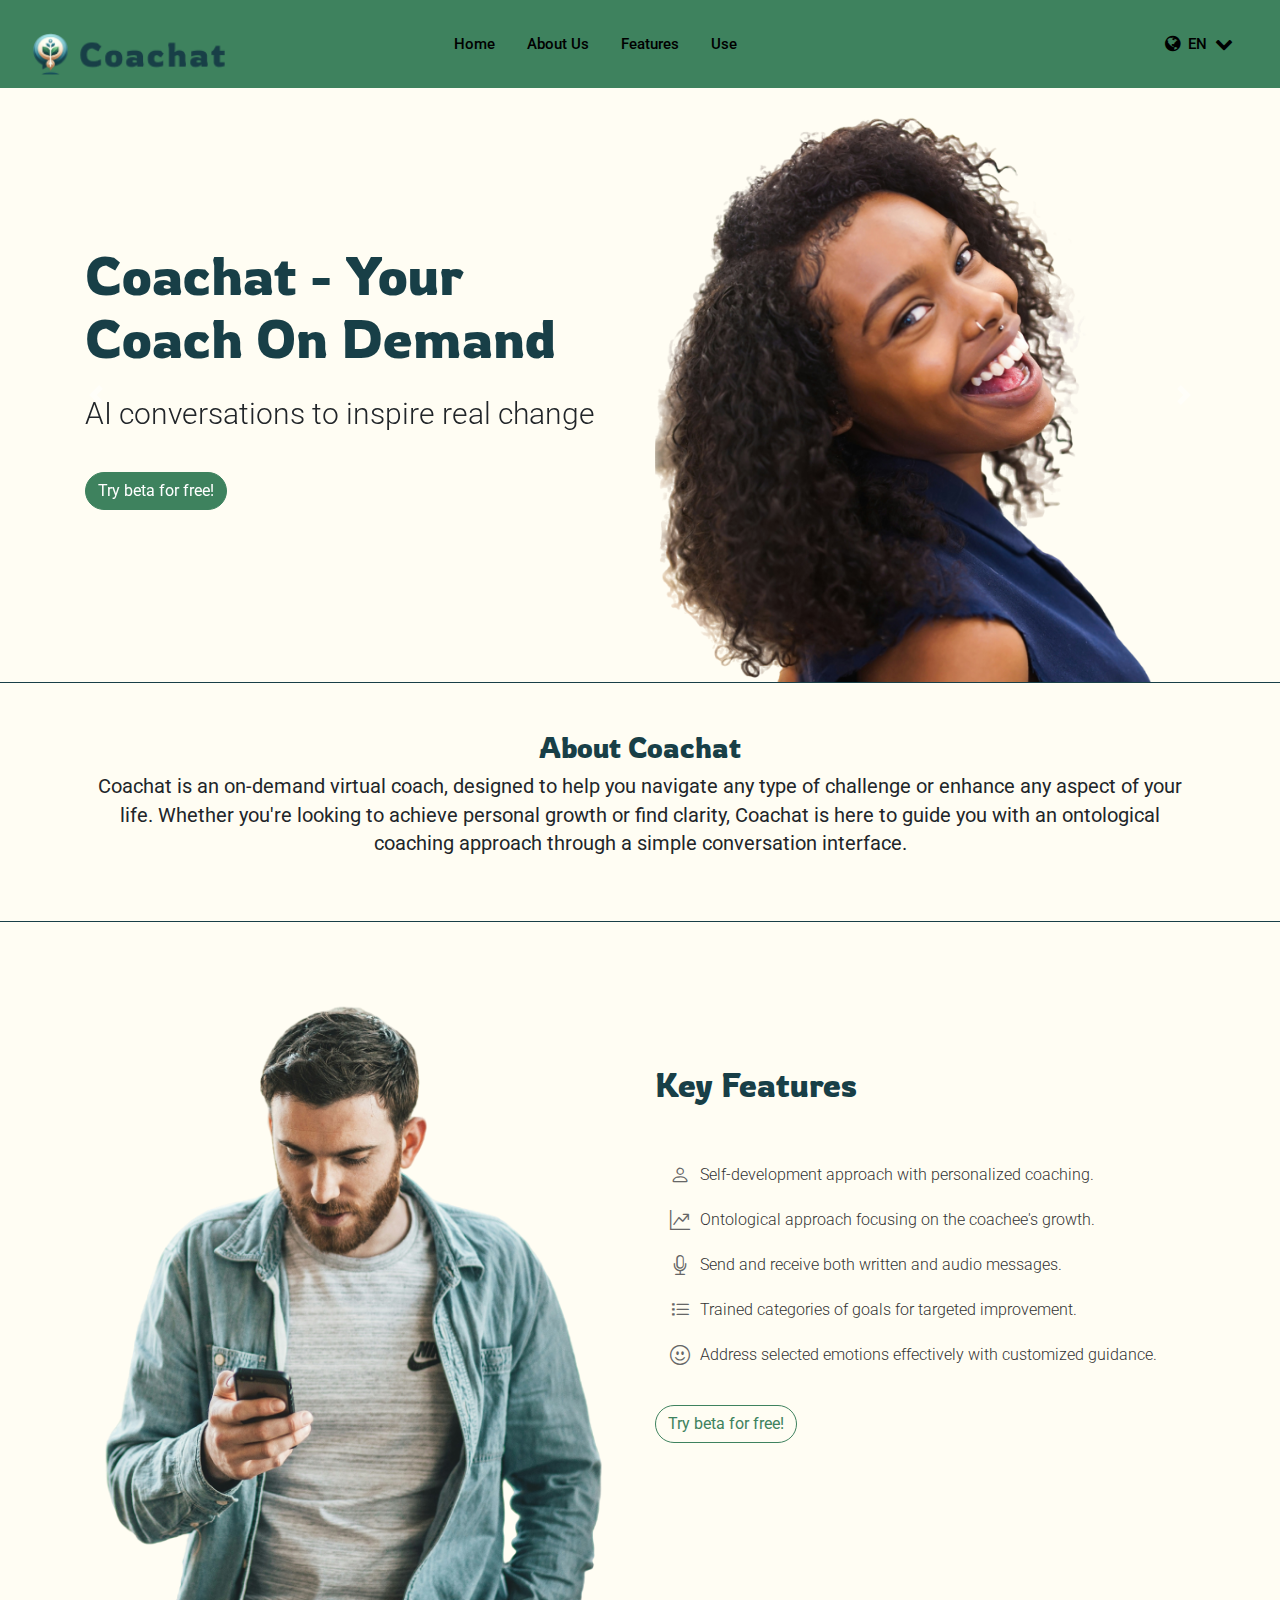
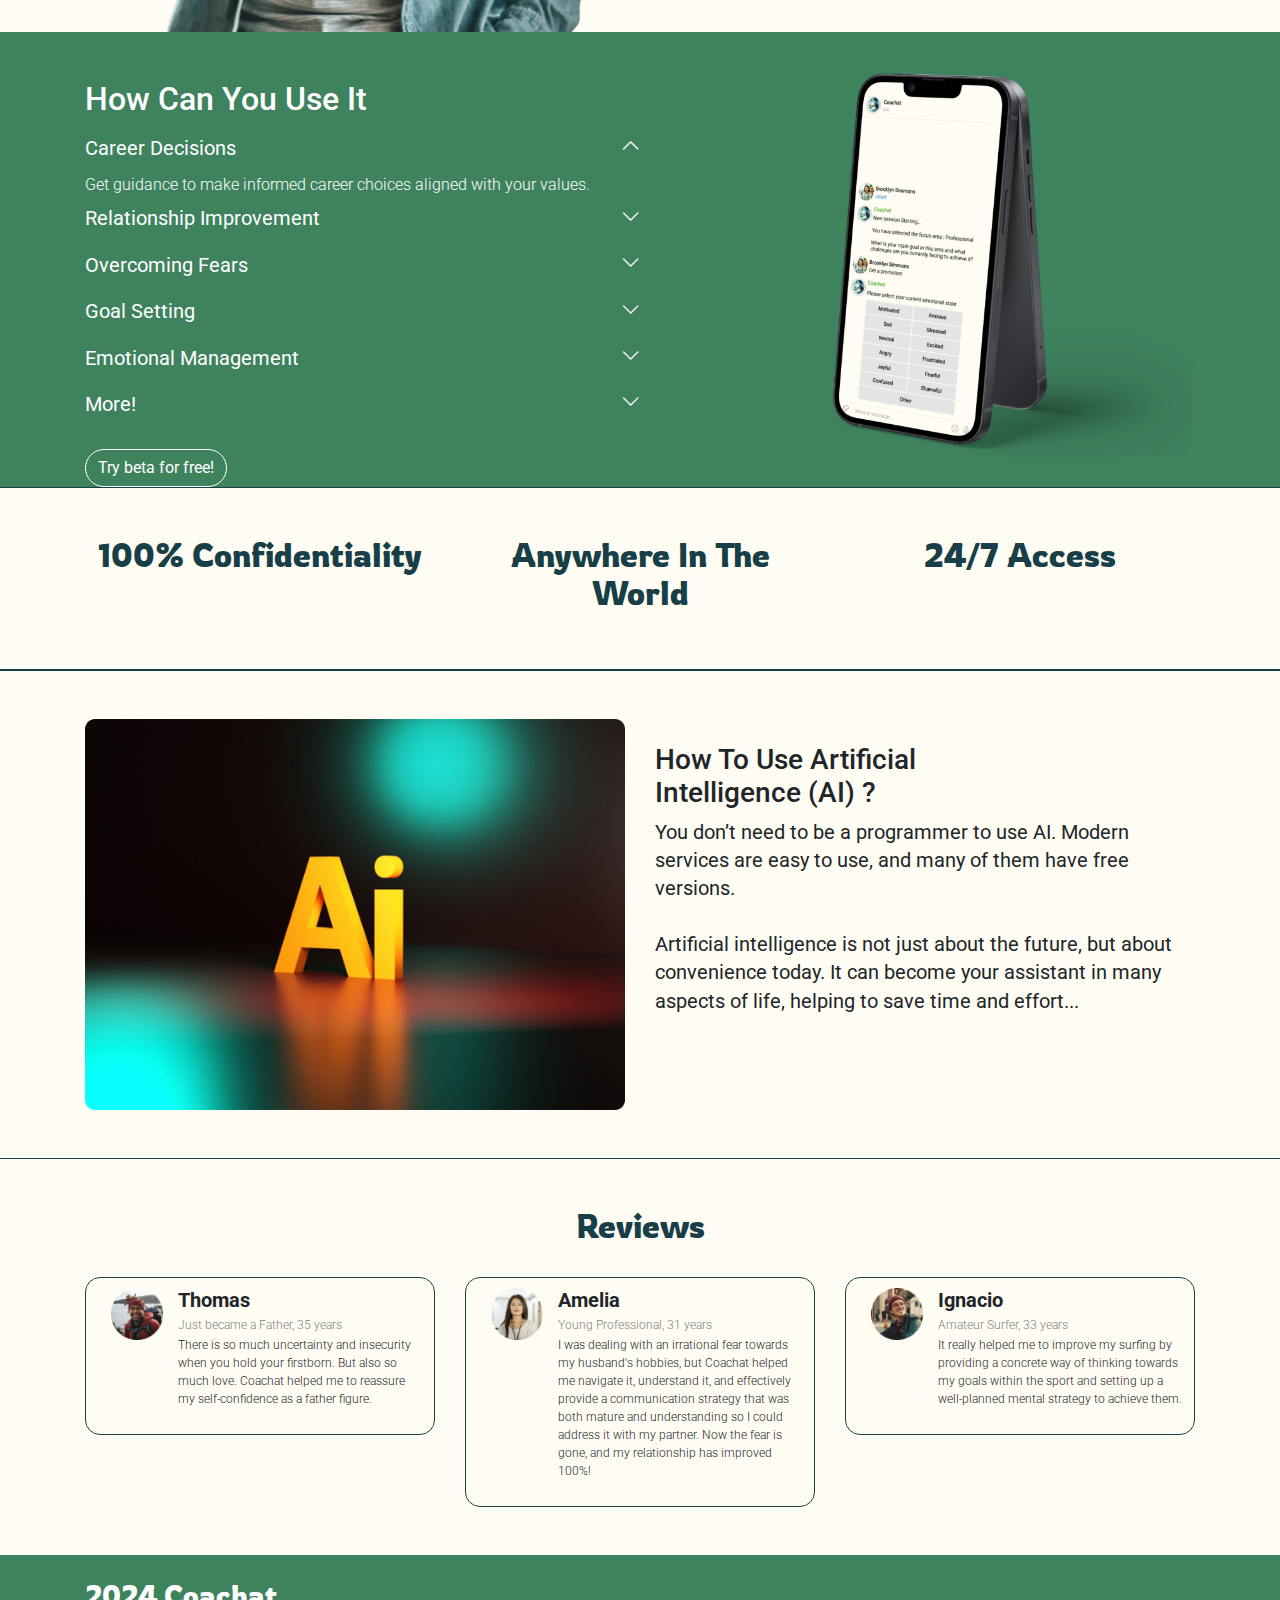
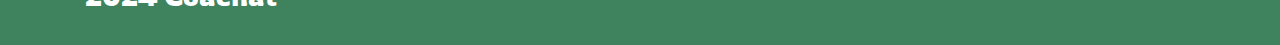
<file: index.html>
<!-- index.html -->

<!doctype html>
<html lang="en">
  <head>
    <!-- Meta tags requeridos -->
    <meta charset="utf-8">
    <meta name="viewport" content="width=device-width, initial-scale=1, shrink-to-fit=no">

    <!-- Bootstrap CSS y otros enlaces -->
    <link rel="stylesheet" href="https://cdn.jsdelivr.net/npm/bootstrap@4.0.0/dist/css/bootstrap.min.css" integrity="sha384-Gn5384xqQ1aoWXA+058RXPxPg6fy4IWvTNh0E263XmFcJlSAwiGgFAW/dAiS6JXm" crossorigin="anonymous">
    <link rel="preconnect" href="https://fonts.googleapis.com">
    <link rel="preconnect" href="https://fonts.gstatic.com" crossorigin>
    <!-- Fuente Roboto -->
    <link href="https://fonts.googleapis.com/css2?family=Roboto:wght@100;300;400;500;700;900&display=swap" rel="stylesheet">
    <!-- Tu hoja de estilos -->
    <link rel="stylesheet" type="text/css" href="css/style.css">
    <!-- Iconos -->
    <link href="//maxcdn.bootstrapcdn.com/font-awesome/4.7.0/css/font-awesome.min.css" rel="stylesheet">
    <!-- Favicon -->
    <link rel="icon" type="image/png" href="img/Coachat_logo.png">

    <title>Coachat - Home Page</title>
  </head>
  <body>
    <!-- Navbar -->
    <nav class="navbar container-fluid navbar-expand-lg ">
      <!-- Logo -->
      <a class="navbar-brand ml-md-3" href="index.html">
        <img src="img/logo.png" class="nav-bar-icon logo-img logo-wide img-fluid">
      </a>

      <!-- Botón de colapso -->
      <img src="img/menu.png" class="navbar-toggler nav-menu-btn" type="button" data-toggle="collapse" data-target="#basicExampleNav"
          aria-controls="basicExampleNav" aria-expanded="false" aria-label="Toggle navigation"> 

      <!-- Contenido colapsable -->
      <div class="collapse navbar-collapse" id="basicExampleNav">
        <!-- Enlaces -->
        <ul class="navbar-nav m-auto">
          <li class="nav-item active"><a class="nav-link m-2" href="index.html" data-key="home">Home</a></li>
          <li class="nav-item active"><a class="nav-link m-2" href="#about-us" data-key="aboutUs">About Us</a></li>
          <li class="nav-item active"><a class="nav-link m-2" href="#features" data-key="features">Features</a></li>
          <li class="nav-item active"><a class="nav-link m-2" href="#use" data-key="use">Use</a></li>
        </ul>
        <ul class="navbar-nav ml-auto">
          <li class="nav-item active">
            <a class="nav-link m-2" href="#" id="language-selector">
              <div class="container">
                <div class="language-selector d-flex align-items-center">
                  <i class="fa fa-globe pr-2" style="font-size:18px;"></i>
                  <span id="lang-text">EN</span>
                  <i class="fa fa-chevron-down pl-2" style="font-size:18px;"></i>
                </div>
              </div>
            </a>
          </li>
        </ul>
      </div>
    </nav>

    <!-- Carrusel -->
    <div id="carouselExampleControls" class="carousel slide" data-ride="carousel">
      <div class="carousel-inner">
        <!-- Slide 1 -->
        <div class="carousel-item active">
          <div class="container home-banner-section">
            <div class="row">
              <div class="col-md-6">
                <br><br><br><br>
                <h2 class="customer-color" data-key="coachatTitle">Coachat - your coach <br> on demand</h2>
                <p data-key="coachatSubtitle" style="font-size:30px;">AI conversations to inspire real change</p>
                <a class="btn btn-primary " href="https://t.me/Coachat_bot" target="_blank" data-key="tryForFree">Try beta for free!</a>
              </div>
              <div class="col-md-6">
                <img src="img/photo_promotion.png" class="img-fluid">
              </div>
            </div>
          </div>
        </div>
        <!-- Slide 2 -->
        <div class="carousel-item">
          <div class="container home-banner-section">
            <div class="row">
              <div class="col-md-6">
                <br><br><br><br>
                <h2 class="customer-color" data-key="coachatTitle2">Coachat - Technology<br> at your service</h2>
                <p data-key="coachatSubtitle2" style="font-size:30px;">Your journey, your coach, your growth.</p>
                <a class="btn btn-primary " href="https://t.me/Coachat_bot" target="_blank" data-key="tryForFree">Try beta for free!</a>
              </div>
              <div class="col-md-6">
                <img src="img/photo_promotion2.png" class="img-fluid">
              </div>
            </div>
          </div>
        </div>
        <!-- Slide 3 -->
        <div class="carousel-item">
          <div class="container home-banner-section">
            <div class="row">
              <div class="col-md-6">
                <br><br><br><br>
                <h2 class="customer-color" data-key="coachatTitle3">Coachat - Personal development <br> for Everyone</h2>
                <p data-key="coachatSubtitle3" style="font-size:30px;">Empowering your path to self-discovery</p>
                <a class="btn btn-primary " href="https://t.me/Coachat_bot" target="_blank" data-key="tryForFree">Try beta for free!</a>
              </div>
              <div class="col-md-6">
                <img src="img/photo_promotion3.png" class="img-fluid">
              </div>
            </div>
          </div>
        </div>
      </div>
      <!-- Controles del carrusel -->
      <a class="carousel-control-prev" href="#carouselExampleControls" role="button" data-slide="prev">
        <span class="carousel-control-prev-icon" aria-hidden="true"></span>
        <span class="sr-only">Previous</span>
      </a>
      <a class="carousel-control-next" href="#carouselExampleControls" role="button" data-slide="next">
        <span class="carousel-control-next-icon" aria-hidden="true"></span>
        <span class="sr-only">Next</span>
      </a>
    </div>

    <!-- Sección "About Us" -->
    <div id="about-us" class="home-second-section">
      <div class="container text-center">
        <br><br>
        <h3 class="customer-color" data-key="aboutCoachat">About Coachat</h3>
        <p data-key="aboutCoachatDescription">
          Coachat is an on-demand virtual coach, designed to help you navigate any type of challenge or enhance any aspect of your life. Whether you're looking to achieve personal growth or find clarity, Coachat is here to guide you with an ontological coaching approach through a simple conversation interface.
        </p>
        <br><br>
      </div>
    </div>

    <!-- Sección "Features" -->
    <div id="features" class="home-third-section">
      <div class="container">
        <div class="row">
          <div class="col-md-6 order-md-2">
            <br><br>
            <br><br>
            <br><br>
            <h2 class="customer-color" data-key="keyFeatures">Key Features</h2>
            <br><br>
            <div class="col-12">
              <!-- Característica 1 -->
              <div class="feature-item">
                <i class="bi bi-person feature-icon"></i>
                <span data-key="selfDevelopment">Self-development approach with personalized coaching.</span>
              </div>
              <!-- Característica 2 -->
              <div class="feature-item">
                <i class="bi bi-graph-up-arrow feature-icon"></i>
                <span data-key="ontologicalApproach">Ontological approach focusing on the coachee's growth.</span>
              </div>
              <!-- Característica 3 -->
              <div class="feature-item">
                <i class="bi bi-mic feature-icon"></i>
                <span data-key="audioMessages">Send and receive both written and audio messages.</span>
              </div>
              <!-- Característica 4 -->
              <div class="feature-item">
                <i class="bi bi-list-task feature-icon"></i>
                <span data-key="goalCategories">Trained categories of goals for targeted improvement.</span>
              </div>
              <!-- Característica 5 -->
              <div class="feature-item">
                <i class="bi bi-emoji-smile feature-icon"></i>
                <span data-key="emotionalGuidance">Address selected emotions effectively with customized guidance.</span>
              </div>
            </div>
            <a class="btn btn-outline-primary" href="https://t.me/Coachat_bot" target="_blank" data-key="tryForFree">Try beta for free!</a>
          </div>
          <div class="col-md-6 order-md-1">
            <br><br>
            <img src="img/photo_features.png" class="img-fluid">
          </div>
        </div>
      </div>
    </div>

    <!-- Sección "Use Cases" -->
    <div id="use" class="home-fourth-section">
      <div class="container">
        <div class="row">
          <div class="col-md-6">
            <br><br>
            <h2 data-key="howToUse">How can you use it</h2>
            <div class="accordion" id="faqAccordion">
              <!-- Caso de Uso 1 -->
              <div class="accordion-item">
                <h2 class="accordion-header" id="headingOne">
                  <button class="accordion-button btn" type="button" data-bs-toggle="collapse" data-bs-target="#collapseOne" aria-expanded="true" aria-controls="collapseOne">
                    <span data-key="careerDecisions">Career Decisions</span>
                    <i class="bi bi-chevron-up arrow-icon"></i>
                  </button>
                </h2>
                <div id="collapseOne" class="accordion-collapse collapse show" aria-labelledby="headingOne" data-bs-parent="#faqAccordion">
                  <div class="accordion-body" data-key="careerDecisionsDescription">
                    Get guidance to make informed career choices aligned with your values.
                  </div>
                </div>
              </div>
              <!-- Caso de Uso 2 -->
              <div class="accordion-item">
                <h2 class="accordion-header collapsed" id="headingTwo">
                  <button class="accordion-button btn" type="button" data-bs-toggle="collapse" data-bs-target="#collapseTwo" aria-expanded="false" aria-controls="collapseTwo">
                    <span data-key="relationshipImprovement">Relationship Improvement</span>
                    <i class="bi bi-chevron-down arrow-icon"></i>
                  </button>
                </h2>
                <div id="collapseTwo" class="accordion-collapse collapse" aria-labelledby="headingTwo" data-bs-parent="#faqAccordion">
                  <div class="accordion-body" data-key="relationshipImprovementDescription">
                    Enhance your relationships with effective communication and understanding.
                  </div>
                </div>
              </div>
              <!-- Caso de Uso 3 -->
              <div class="accordion-item">
                <h2 class="accordion-header collapsed" id="headingThree">
                  <button class="accordion-button btn" type="button" data-bs-toggle="collapse" data-bs-target="#collapseThree" aria-expanded="false" aria-controls="collapseThree">
                    <span data-key="overcomingFears">Overcoming Fears</span>
                    <i class="bi bi-chevron-down arrow-icon"></i>
                  </button>
                </h2>
                <div id="collapseThree" class="accordion-collapse collapse" aria-labelledby="headingThree" data-bs-parent="#faqAccordion">
                  <div class="accordion-body" data-key="overcomingFearsDescription">
                    Learn strategies to overcome fears and build confidence in challenging situations.
                  </div>
                </div>
              </div>
              <!-- Caso de Uso 4 -->
              <div class="accordion-item">
                <h2 class="accordion-header collapsed" id="headingFour">
                  <button class="accordion-button btn" type="button" data-bs-toggle="collapse" data-bs-target="#collapseFour" aria-expanded="false" aria-controls="collapseFour">
                    <span data-key="goalSetting">Goal Setting</span>
                    <i class="bi bi-chevron-down arrow-icon"></i>
                  </button>
                </h2>
                <div id="collapseFour" class="accordion-collapse collapse" aria-labelledby="headingFour" data-bs-parent="#faqAccordion">
                  <div class="accordion-body" data-key="goalSettingDescription">
                    Define and achieve your goals with a clear and actionable plan.
                  </div>
                </div>
              </div>
              <!-- Caso de Uso 5 -->
              <div class="accordion-item">
                <h2 class="accordion-header collapsed" id="headingFive">
                  <button class="accordion-button btn" type="button" data-bs-toggle="collapse" data-bs-target="#collapseFive" aria-expanded="false" aria-controls="collapseFive">
                    <span data-key="emotionalManagement">Emotional Management</span>
                    <i class="bi bi-chevron-down arrow-icon"></i>
                  </button>
                </h2>
                <div id="collapseFive" class="accordion-collapse collapse" aria-labelledby="headingFive" data-bs-parent="#faqAccordion">
                  <div class="accordion-body" data-key="emotionalManagementDescription">
                    Address and manage emotions effectively for personal and professional growth.
                  </div>
                </div>
              </div>
              <!-- Caso de Uso 6 -->
              <div class="accordion-item">
                <h2 class="accordion-header collapsed" id="headingSix">
                  <button class="accordion-button btn" type="button" data-bs-toggle="collapse" data-bs-target="#collapseSix" aria-expanded="false" aria-controls="collapseSix">
                    <span data-key="more">More!</span>
                    <i class="bi bi-chevron-down arrow-icon"></i>
                  </button>
                </h2>
                <div id="collapseSix" class="accordion-collapse collapse" aria-labelledby="headingSix" data-bs-parent="#faqAccordion">
                  <div class="accordion-body" data-key="moreDescription">
                    Any type of challenge, your own personal improvement or getting to know yourself better. Discover what are you truly capable of!
                  </div>
                </div>
              </div>
            </div>
            <div class="text-center text-md-left">
              <a class="btn btn-outline-primary border-light text-white" href="https://t.me/Coachat_bot" target="_blank" data-key="tryForFree">Try it for free!</a>
            </div>
          </div>
          <div class="col-md-6">
            <img src="img/photo_use.png" class="img-fluid">
          </div>
        </div>
      </div>
    </div>

    <!-- Sección "Access" -->
    <div class="home-second-section">
      <div class="container text-center">
        <br><br>
        <div class="row">
          <div class="col-md-4">
            <h2 class="customer-color" data-key="confidentiality">100% <br>confidentiality</h2>
          </div>
          <div class="col-md-4">
            <h2 class="customer-color" data-key="anywhere">Anywhere <br> in the world</h2>
          </div>
          <div class="col-md-4">
            <h2 class="customer-color" data-key="access">24/7 <br> access</h2>
          </div>
        </div>
        <br><br>
      </div>
    </div>

<!-- Sección "Artículo" -->
<div class="home-second-section">
  <br>
  <div class="container">
    <div class="row">
        <div class="col-md-6">
      <br>
      <img src="img/photo_article.png" class="img-fluid">
        </div>
        <div class="col-md-6">
      <br><br>
            <h3 data-key="articleTitle">how to use artificial <br>
intelligence (AI) ?</h3>
<p data-key="articleContent">
You don’t need to be a programmer to use AI. Modern services are easy to use, and many of them have free versions.
<br><br>
Artificial intelligence is not just about the future, but about convenience today. It can become your assistant in many aspects of life, helping to save time and effort...
</p>
        </div>
    </div>
      <br><br>
  </div>
</div>


    <!-- Sección "Reviews" -->
    <div class="">
      <br><br>
      <h2 class="customer-color text-center" data-key="reviews">Reviews</h2>
      <div class="container">
        <div class="row">
          <!-- Reseña 1 -->
          <div class="col-md-4">
            <br>
            <div class="home-second-last-section">
              <div class="d-flex justify-content-start">
                <div class="col-3">
                  <img src="img/avatar_01.png" class="img-fluid">
                </div>
                <div>
                  <h3><b>Thomas</b></h3>
                  <span>Just became a Father, 35 years</span>
                  <p data-key="thomasReview">
                    "There is so much uncertainty and insecurity when you hold your firstborn. But also so much love. Coachat helped me to reassure my self-confidence as a father figure."
                  </p>
                </div>
              </div>    
            </div>
          </div>
          <!-- Reseña 2 -->
          <div class="col-md-4">
            <br>
            <div class="home-second-last-section">
              <div class="d-flex justify-content-start">
                <div class="col-3">
                  <img src="img/avatar_02.png" class="img-fluid">
                </div>
                <div>
                  <h3><b>Amelia</b></h3>
                  <span>Young Professional, 31 years</span>
                  <p data-key="ameliaReview">
                    "I was dealing with an irrational fear towards my husband's hobbies, but Coachat helped me navigate it, understand it, and effectively provide a communication strategy that was both mature and understanding so I could address it with my partner. Now the fear is gone, and my relationship has improved 100%!"
                  </p>
                </div>
              </div>    
            </div>
          </div>
          <!-- Reseña 3 -->
          <div class="col-md-4">
            <br>
            <div class="home-second-last-section">
              <div class="d-flex justify-content-start">
                <div class="col-3">
                  <img src="img/avatar_03.png" class="img-fluid">
                </div>
                <div>
                  <h3><b>Ignacio</b></h3>
                  <span>Amateur Surfer, 33 years</span>
                  <p data-key="ignacioReview">
                    "It really helped me to improve my surfing by providing a concrete way of thinking towards my goals within the sport and setting up a well-planned mental strategy to achieve them."
                  </p>
                </div>
              </div>    
            </div>
          </div>
        </div>
      </div>
      <br><br>
    </div>

    <!-- Footer -->
    <div style="background: #3E825E;">
      <br>
      <h3 class="customer-color text-white container">2024 coachat</h3>
      <br>
    </div>

    <!-- Scripts -->
    <!-- jQuery y Bootstrap JS -->
    <script src="https://code.jquery.com/jquery-3.2.1.slim.min.js" crossorigin="anonymous"></script>
    <script>
      document.querySelectorAll('.accordion-button').forEach(button => {
        button.addEventListener('click', function () {
          const icon = this.querySelector('.arrow-icon');
          icon.classList.toggle('bi-chevron-up');
          icon.classList.toggle('bi-chevron-down');
        });
      });
    </script>
    <link href="https://cdn.jsdelivr.net/npm/bootstrap-icons/font/bootstrap-icons.css" rel="stylesheet">
    <script src="https://cdn.jsdelivr.net/npm/bootstrap@5.3.2/dist/js/bootstrap.bundle.min.js"></script>
    <script src="https://cdn.jsdelivr.net/npm/popper.js@1.12.9/dist/umd/popper.min.js" crossorigin="anonymous"></script>
    <script src="https://cdn.jsdelivr.net/npm/bootstrap@4.0.0/dist/js/bootstrap.min.js" crossorigin="anonymous"></script>

    <!-- Incluye el archivo de traducciones -->
    <script src="translations.js"></script>

    <!-- Script para manejar la traducción -->
    <script>
      let currentLanguage = 'en'; // Idioma inicial

      function translatePage() {
        const elements = document.querySelectorAll('[data-key]');
        elements.forEach(element => {
          const key = element.getAttribute('data-key');
          const translation = translations[currentLanguage][key];
          if (translation) {
            element.innerHTML = translation;
          }
        });
        // Actualizar el texto del selector de idioma
        const langText = document.getElementById('lang-text');
        if (langText) {
          langText.innerText = currentLanguage.toUpperCase();
        }
      }

      document.addEventListener('DOMContentLoaded', function() {
        translatePage();
      });

      // Cambiar el idioma al hacer clic en el selector
      const langSelector = document.getElementById('language-selector');
      if (langSelector) {
        langSelector.addEventListener('click', function(e) {
          e.preventDefault();
          currentLanguage = (currentLanguage === 'en') ? 'es' : 'en';
          translatePage();
        });
      }
    </script>
  </body>
</html>
</file>
<file: css/style.css>
/* css/styles.css */

@import url('https://fonts.googleapis.com/css2?family=Roboto:ital,wght@0,100;0,300;0,400;0,500;0,700;0,900;1,100;1,300;1,400;1,500;1,700;1,900&display=swap');
@import url('https://fonts.googleapis.com/css2?family=Rowdies:wght@300;400;700&display=swap');
body{
	  font-family: "Roboto", sans-serif;
  font-weight: 300 !important;
  background-color: #FFFDF3;
}
h1,h2,h3,h4,h5,h6{
    text-transform: capitalize; 
}
:root {
  --my-custom-color:#183F47;
  }
  .customer-color{
  color: var(--my-custom-color);
  font-family: "Rowdies", sans-serif;
  }
nav{
  background-color: #3E825E ;
}
 .navbar-nav .active>.nav-link{
	font-weight: 700;
}

.navbar-nav .nav-item .nav-link{
  color: black;
  font-weight: 500;
    font-size: 15px;
}

  
  .nav-bar-icon {
    width: 200px;
  }
  .nav-menu-btn{
    width: 60px;
  }
.btn-primary{
  background-color: #3E825E !important;
  border-color:#3E825E !important ;
  border-radius: 20px;
}
.btn-primary:hover{
  background-color: #3E825E !important;
  border-color:#3E825E !important ;
  border-radius: 20px;
}
.btn-outline-primary{
  border-radius: 20px;
  color: #3E825E !important;
  border-color:#3E825E !important ;
}
.btn-outline-primary:hover{
  background-color: #3E825E !important;
  color: white !important;
}
/* navbar End */
@media(min-width:800px){

.home-banner-section h2{
font-size: 53px;
}
.home-banner-section h2{
  margin-top: 60px;
}
.home-banner-section p,a{
  margin-top: 20px;
}
.home-second-section p{
font-size: 20px;
font-weight: 400;
line-height: 28.13px;
}
}
@media(max-width:800px){

.home-banner-section{
text-align: center;
}
.home-third-section a,h2{
  text-align: center;
}
}


.home-second-section {
border-top: 1px solid var(--my-custom-color);
border-bottom: 1px solid var(--my-custom-color);
}

.home-third-section p{
font-size: 18px;
font-weight: 400;
}

  .feature-item {
      display: flex;
      align-items: center;
      margin-bottom: 15px;
      font-size: 16px;
      color: #333; /* Dark text color */
    }
    .feature-icon {
      font-size: 20px;
      color: #666; /* Subtle icon color */
      margin-right: 10px;
    }
    .home-fourth-section{
      background-color: #3E825E;
      color: white;
    }

        .accordion-button {
      background-color: transparent;
      color: white;
      border: none;
      box-shadow: none;
    }
    .accordion-button:focus {
      box-shadow: none;
    }
    .accordion-button.collapsed {
      color: white;
    }
    .accordion-item {
      border: none;
    }
   .accordion-button {
      background-color: transparent;
      color: white;
      border: none;
      box-shadow: none;
    }
    .accordion-button:focus {
      box-shadow: none !important;
      border: none !important;
    }
    .accordion-button.collapsed {
      color: white;
    }
    .accordion-item {
      border: none;
    }
    .accordion-button .arrow-icon {
      position: absolute;
      right: 0px;
      font-size: 1.2rem;
    }
    .accordion-button{
      padding: 0px;
      font-size: 20px;
      text-align: left !important;
    }
    .home-fourth-section .btn-outline-primary{
      color: white !important;
      border-color: white !important;
    }

.home-second-last-section{
border: 1px solid var(--my-custom-color);
border-radius: 15px;
padding: 10px;
}
.home-second-last-section span{
  color: gray;
  font-size: 12px;
}
.home-second-last-section p{
  font-size: 12px;
}
.home-second-last-section h3{
  font-size: 20px;

  padding: 0px;
  margin: 0px;
}
</file>
